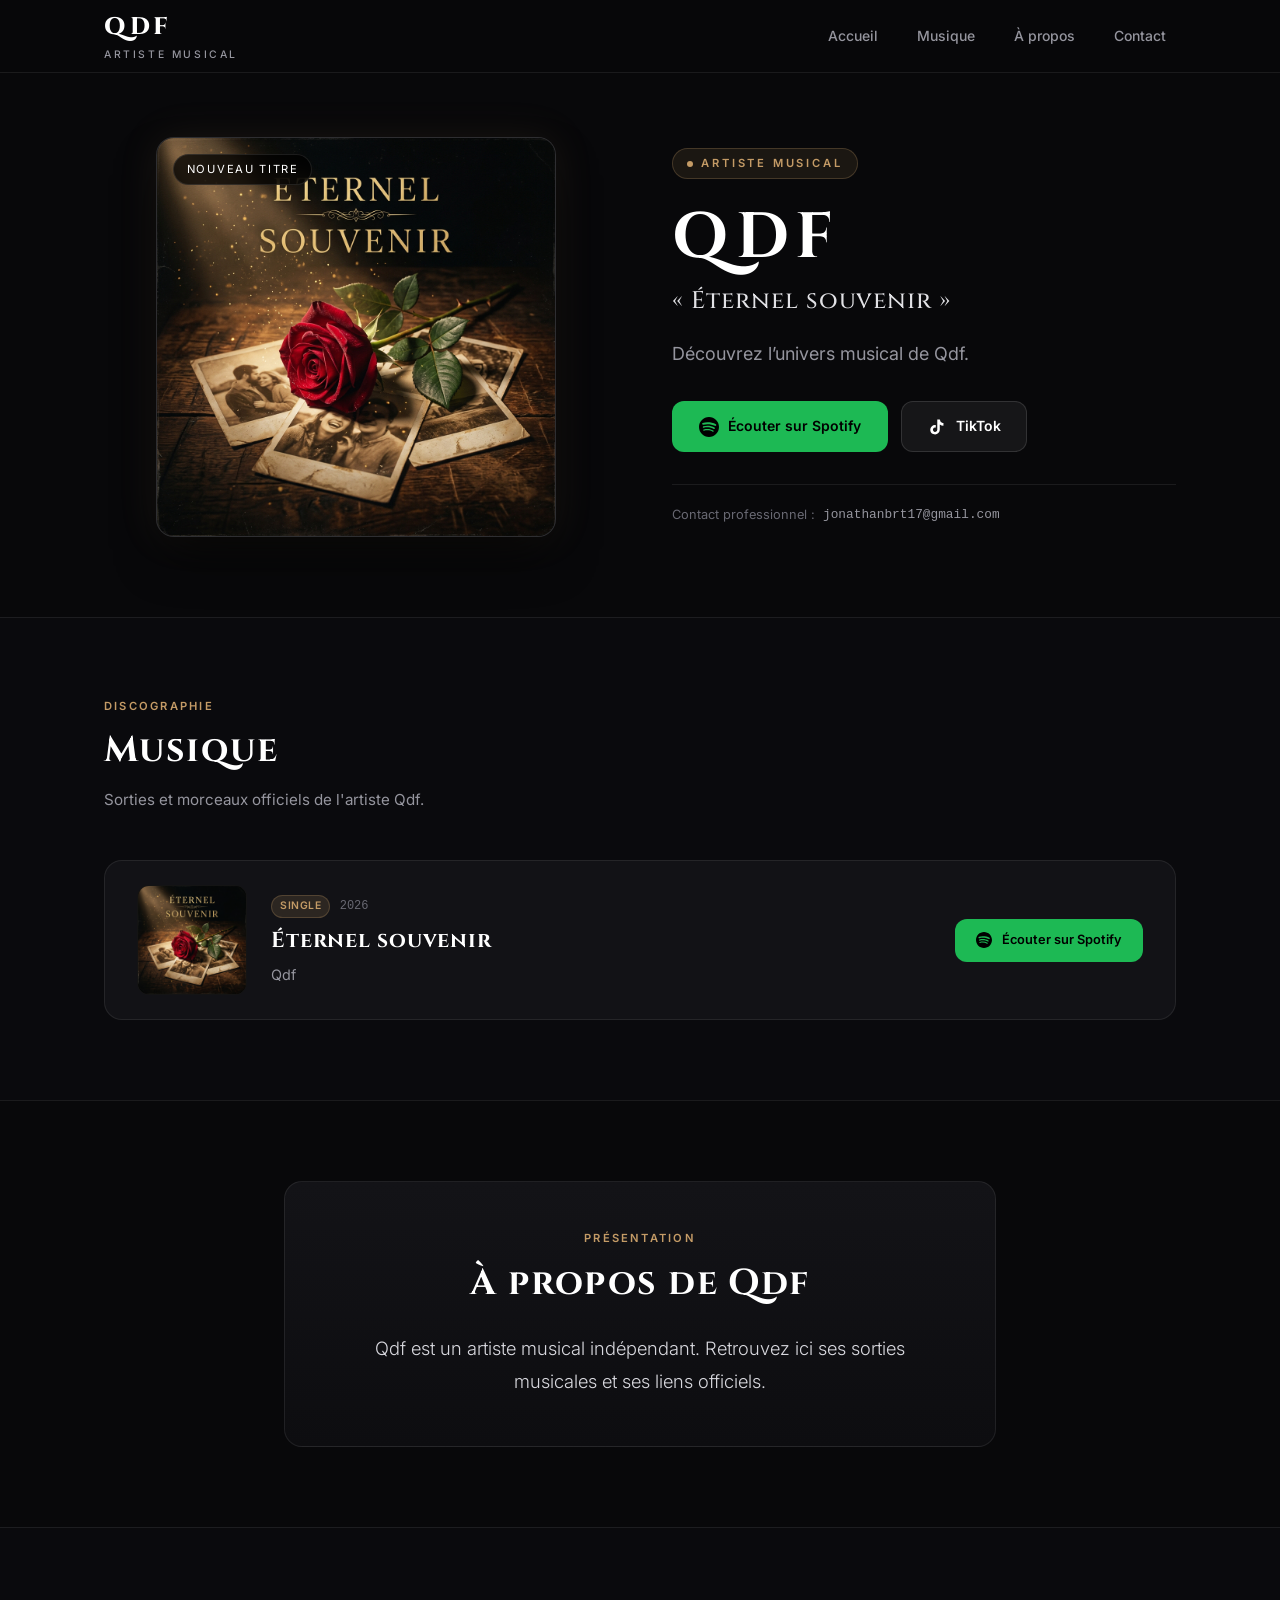
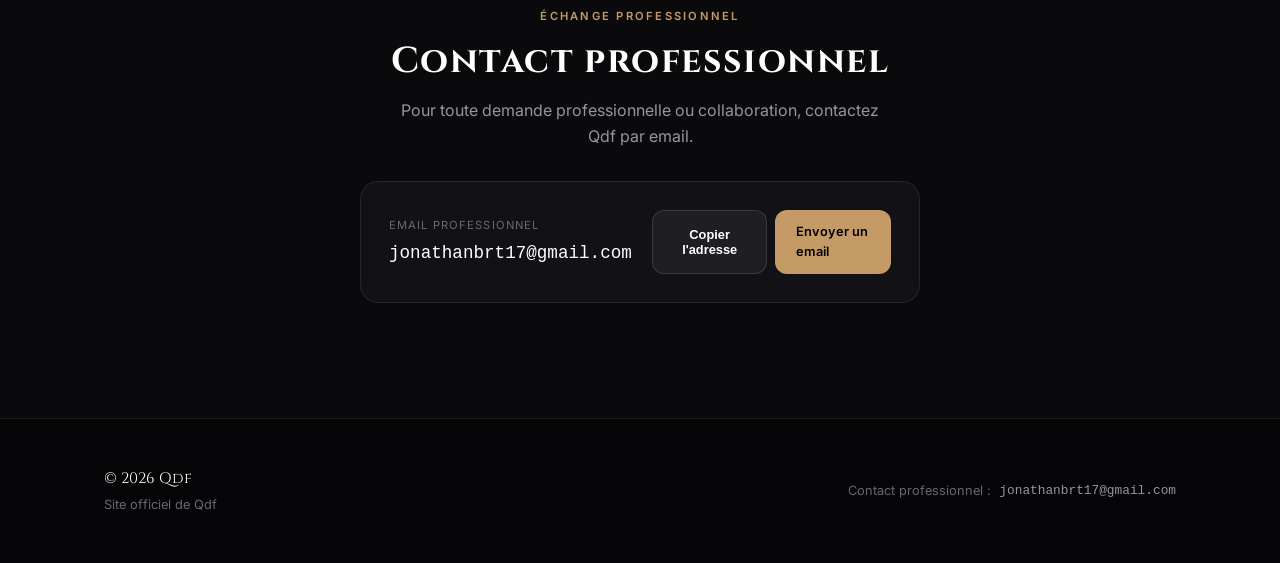
<file: standalone/index.html>
<!DOCTYPE html>
<html lang="fr">
<head>
  <meta charset="UTF-8">
  <meta name="viewport" content="width=device-width, initial-scale=1.0">
  <title>Qdf — Artiste musical officiel</title>
  <meta name="description" content="Site officiel de Qdf, artiste musical. Découvrez Éternel souvenir et retrouvez les liens officiels de l’artiste.">
  <meta name="robots" content="index, follow">
  <meta name="author" content="Qdf">

  <!-- Open Graph / Réseaux Sociaux & Spotify -->
  <meta property="og:type" content="music.song">
  <meta property="og:title" content="Qdf — Artiste musical officiel">
  <meta property="og:description" content="Site officiel de Qdf, artiste musical. Découvrez Éternel souvenir et retrouvez les liens officiels de l’artiste.">
  <meta property="og:image" content="assets/cover.jpg">

  <!-- Twitter Card -->
  <meta name="twitter:card" content="summary_large_image">
  <meta name="twitter:title" content="Qdf — Artiste musical officiel">
  <meta name="twitter:description" content="Site officiel de Qdf, artiste musical. Découvrez Éternel souvenir et retrouvez les liens officiels de l’artiste.">
  <meta name="twitter:image" content="assets/cover.jpg">

  <link rel="icon" type="image/jpeg" href="assets/cover.jpg">

  <!-- Google Fonts -->
  <link rel="preconnect" href="https://fonts.googleapis.com">
  <link rel="preconnect" href="https://fonts.gstatic.com" crossorigin>
  <link href="https://fonts.googleapis.com/css2?family=Cinzel:wght@400;600;700;800&family=Inter:wght@300;400;500;600;700&display=swap" rel="stylesheet">

  <link rel="stylesheet" href="style.css">

  <!-- Données structurées Schema.org pour artistes musicaux -->
  <script type="application/ld+json">
  {
    "@context": "https://schema.org",
    "@graph": [
      {
        "@type": "MusicGroup",
        "name": "Qdf",
        "description": "Artiste musical indépendant.",
        "email": "jonathanbrt17@gmail.com",
        "image": "assets/cover.jpg",
        "track": {
          "@type": "MusicRecording",
          "name": "Éternel souvenir",
          "byArtist": {
            "@type": "MusicGroup",
            "name": "Qdf"
          },
          "image": "assets/cover.jpg"
        }
      }
    ]
  }
  </script>
</head>
<body>

  <!-- ==========================================
       1. EN-TÊTE / HEADER
       ========================================== -->
  <header class="site-header">
    <div class="container header-container">
      <a href="#accueil" class="brand-logo">
        <span class="brand-name">Qdf</span>
        <span class="brand-tag">Artiste musical</span>
      </a>

      <nav class="main-nav" aria-label="Navigation principale">
        <ul>
          <li><a href="#accueil">Accueil</a></li>
          <li><a href="#musique">Musique</a></li>
          <li><a href="#a-propos">À propos</a></li>
          <li><a href="#contact">Contact</a></li>
        </ul>
      </nav>
    </div>
  </header>

  <!-- ==========================================
       CORPS DE PAGE / MAIN
       ========================================== -->
  <main>

    <!-- ==========================================
         2. SECTION PRINCIPALE / HERO
         ========================================== -->
    <section id="accueil" class="hero-section">
      <div class="container hero-grid">
        
        <!-- Pochette du single -->
        <div class="hero-cover-wrapper">
          <div class="cover-card">
            <img 
              src="assets/cover.jpg" 
              alt="Pochette du titre Éternel souvenir de Qdf" 
              class="cover-image"
              loading="eager"
            >
            <div class="cover-badge">Nouveau titre</div>
          </div>
        </div>

        <!-- Informations officielles -->
        <div class="hero-content">
          <div class="artist-badge">
            <span class="badge-dot"></span>
            ARTISTE MUSICAL
          </div>

          <h1 class="artist-title">Qdf</h1>
          <h2 class="featured-track">« Éternel souvenir »</h2>

          <p class="hero-lead">
            Découvrez l’univers musical de Qdf.
          </p>

          <!-- Boutons plateformes -->
          <div class="action-buttons">
            <a 
              id="spotify-hero-btn" 
              href="#" 
              target="_blank" 
              rel="noopener noreferrer" 
              class="btn btn-spotify"
            >
              <svg class="icon" viewBox="0 0 24 24" width="20" height="20">
                <path fill="currentColor" d="M12 0C5.373 0 0 5.373 0 12s5.373 12 12 12 12-5.373 12-12S18.627 0 12 0zm5.494 17.308c-.215.352-.676.463-1.028.248-2.816-1.72-6.36-2.11-10.536-1.157-.402.092-.803-.16-.895-.562-.092-.403.16-.804.563-.896 4.572-1.045 8.492-.596 11.648 1.339.352.215.464.676.248 1.028zm1.467-3.262c-.27.44-.848.58-1.288.31-3.224-1.982-8.14-2.556-11.954-1.398-.496.15-1.024-.136-1.175-.632-.15-.496.136-1.024.632-1.175 4.364-1.325 9.784-.683 13.475 1.587.44.27.58.848.31 1.288zm.126-3.41c-3.864-2.294-10.239-2.506-13.916-1.39-.594.18-1.226-.156-1.406-.75-.18-.594.156-1.226.75-1.406 4.225-1.283 11.272-1.037 15.688 1.586.536.318.712 1.012.394 1.548-.318.536-1.012.712-1.548.394z"/>
              </svg>
              <span>Écouter sur Spotify</span>
            </a>

            <a 
              id="tiktok-hero-btn" 
              href="#" 
              target="_blank" 
              rel="noopener noreferrer" 
              class="btn btn-secondary"
            >
              <svg class="icon" viewBox="0 0 24 24" width="18" height="18">
                <path fill="currentColor" d="M19.59 6.69a4.83 4.83 0 0 1-3.77-4.25V2h-3.45v13.67a2.89 2.89 0 0 1-5.2 1.74 2.89 2.89 0 0 1 2.31-4.64c.298-.002.595.042.88.13V9.4a6.33 6.33 0 0 0-1-.08A6.34 6.34 0 0 0 3 15.66a6.34 6.34 0 0 0 10.82 4.46 6.27 6.27 0 0 0 1.88-4.46V8.6a8.28 8.28 0 0 0 4.89 1.59V6.69z"/>
              </svg>
              <span>TikTok</span>
            </a>
          </div>

          <div class="hero-contact-mention">
            <span>Contact professionnel :</span>
            <a href="mailto:jonathanbrt17@gmail.com">jonathanbrt17@gmail.com</a>
          </div>
        </div>

      </div>
    </section>

    <!-- ==========================================
         3. SECTION MUSIQUE
         ========================================== -->
    <section id="musique" class="section section-dark">
      <div class="container">
        
        <div class="section-header">
          <span class="section-tag">Discographie</span>
          <h2 class="section-title">Musique</h2>
          <p class="section-desc">Sorties et morceaux officiels de l'artiste Qdf.</p>
        </div>

        <div class="music-list">
          <!-- Morceau 1 : Éternel souvenir -->
          <article class="track-card">
            <div class="track-cover">
              <img 
                src="assets/cover.jpg" 
                alt="Pochette du titre Éternel souvenir de Qdf"
                loading="lazy"
              >
            </div>
            
            <div class="track-info">
              <div class="track-meta">
                <span class="track-badge">Single</span>
                <span class="track-year">2026</span>
              </div>
              <h3 class="track-title">Éternel souvenir</h3>
              <p class="track-artist">Qdf</p>
            </div>

            <div class="track-action">
              <a 
                id="spotify-track-btn" 
                href="#" 
                target="_blank" 
                rel="noopener noreferrer" 
                class="btn btn-spotify btn-sm"
              >
                <svg class="icon" viewBox="0 0 24 24" width="16" height="16">
                  <path fill="currentColor" d="M12 0C5.373 0 0 5.373 0 12s5.373 12 12 12 12-5.373 12-12S18.627 0 12 0zm5.494 17.308c-.215.352-.676.463-1.028.248-2.816-1.72-6.36-2.11-10.536-1.157-.402.092-.803-.16-.895-.562-.092-.403.16-.804.563-.896 4.572-1.045 8.492-.596 11.648 1.339.352.215.464.676.248 1.028zm1.467-3.262c-.27.44-.848.58-1.288.31-3.224-1.982-8.14-2.556-11.954-1.398-.496.15-1.024-.136-1.175-.632-.15-.496.136-1.024.632-1.175 4.364-1.325 9.784-.683 13.475 1.587.44.27.58.848.31 1.288zm.126-3.41c-3.864-2.294-10.239-2.506-13.916-1.39-.594.18-1.226-.156-1.406-.75-.18-.594.156-1.226.75-1.406 4.225-1.283 11.272-1.037 15.688 1.586.536.318.712 1.012.394 1.548-.318.536-1.012.712-1.548.394z"/>
                </svg>
                <span>Écouter sur Spotify</span>
              </a>
            </div>
          </article>
        </div>

      </div>
    </section>

    <!-- ==========================================
         4. SECTION À PROPOS
         ========================================== -->
    <section id="a-propos" class="section">
      <div class="container container-narrow">
        <div class="about-card">
          <span class="section-tag">Présentation</span>
          <h2 class="section-title">À propos de Qdf</h2>
          <p class="about-text">
            Qdf est un artiste musical indépendant. Retrouvez ici ses sorties musicales et ses liens officiels.
          </p>
        </div>
      </div>
    </section>

    <!-- ==========================================
         5. SECTION CONTACT PROFESSIONNEL
         ========================================== -->
    <section id="contact" class="section section-dark">
      <div class="container container-narrow text-center">
        
        <span class="section-tag">Échange professionnel</span>
        <h2 class="section-title">Contact professionnel</h2>
        
        <p class="contact-lead">
          Pour toute demande professionnelle ou collaboration, contactez Qdf par email.
        </p>

        <div class="contact-box">
          <div class="contact-email-wrapper">
            <span class="contact-label">Email professionnel</span>
            <a href="mailto:jonathanbrt17@gmail.com" class="contact-email">
              jonathanbrt17@gmail.com
            </a>
          </div>

          <div class="contact-actions">
            <button id="copy-email-btn" class="btn btn-secondary btn-sm" type="button">
              Copier l'adresse
            </button>
            <a href="mailto:jonathanbrt17@gmail.com" class="btn btn-primary btn-sm">
              Envoyer un email
            </a>
          </div>
        </div>

        <p id="copy-feedback" class="copy-feedback" aria-live="polite"></p>

      </div>
    </section>

  </main>

  <!-- ==========================================
       6. PIED DE PAGE / FOOTER
       ========================================== -->
  <footer class="site-footer">
    <div class="container footer-container">
      
      <div class="footer-brand">
        <p class="footer-copyright">© 2026 Qdf</p>
        <p class="footer-tagline">Site officiel de Qdf</p>
      </div>

      <div class="footer-contact">
        <span>Contact professionnel :</span>
        <a href="mailto:jonathanbrt17@gmail.com">jonathanbrt17@gmail.com</a>
      </div>

    </div>
  </footer>

  <script src="script.js"></script>
</body>
</html>
</file>
<file: standalone/style.css>
/* ==========================================================================
   STYLE OFFICIEL - QDF (Artiste musical)
   ========================================================================== */

:root {
  --bg-main: #08080a;
  --bg-card: #121216;
  --bg-card-alt: #16161c;
  --bg-border: rgba(255, 255, 255, 0.08);
  --bg-border-hover: rgba(255, 255, 255, 0.18);
  
  --text-main: #f2f2f3;
  --text-muted: #95959e;
  --text-dim: #686872;
  
  --color-gold: #c49b66;
  --color-gold-hover: #d8af7a;
  --color-spotify: #1db954;
  --color-spotify-hover: #1ed760;

  --font-serif: 'Cinzel', Georgia, serif;
  --font-sans: 'Inter', -apple-system, BlinkMacSystemFont, 'Segoe UI', Roboto, sans-serif;
  
  --radius-sm: 8px;
  --radius-md: 12px;
  --radius-lg: 18px;
  --radius-full: 9999px;
  
  --container-max: 1120px;
  --container-narrow: 760px;
}

/* Base reset */
*, *::before, *::after {
  box-sizing: border-box;
  margin: 0;
  padding: 0;
}

html {
  scroll-behavior: smooth;
  font-size: 16px;
  background-color: var(--bg-main);
  color: var(--text-main);
}

body {
  font-family: var(--font-sans);
  background-color: var(--bg-main);
  color: var(--text-main);
  line-height: 1.6;
  min-height: 100vh;
  display: flex;
  flex-direction: column;
  overflow-x: hidden;
  -webkit-font-smoothing: antialiased;
}

/* Accessibility & typography */
h1, h2, h3 {
  font-family: var(--font-serif);
  letter-spacing: 0.04em;
  font-weight: 700;
  color: #ffffff;
}

a {
  color: inherit;
  text-decoration: none;
  transition: color 0.2s ease;
}

a:focus-visible, button:focus-visible {
  outline: 2px solid var(--color-gold);
  outline-offset: 3px;
}

img {
  max-width: 100%;
  height: auto;
  display: block;
}

/* Layout */
.container {
  width: 100%;
  max-width: var(--container-max);
  margin: 0 auto;
  padding: 0 1.5rem;
}

.container-narrow {
  max-width: var(--container-narrow);
}

.text-center {
  text-align: center;
}

/* Header */
.site-header {
  position: sticky;
  top: 0;
  z-index: 100;
  background-color: rgba(8, 8, 10, 0.85);
  backdrop-filter: blur(12px);
  -webkit-backdrop-filter: blur(12px);
  border-bottom: 1px solid var(--bg-border);
}

.header-container {
  display: flex;
  justify-content: space-between;
  align-items: center;
  height: 4.5rem;
}

.brand-logo {
  display: flex;
  flex-direction: column;
}

.brand-name {
  font-family: var(--font-serif);
  font-size: 1.5rem;
  font-weight: 800;
  letter-spacing: 0.15em;
  text-transform: uppercase;
  color: #ffffff;
}

.brand-tag {
  font-size: 0.65rem;
  letter-spacing: 0.25em;
  text-transform: uppercase;
  color: var(--text-muted);
  font-weight: 500;
}

.main-nav ul {
  display: flex;
  list-style: none;
  gap: 1.25rem;
}

.main-nav a {
  font-size: 0.875rem;
  color: var(--text-muted);
  font-weight: 500;
  padding: 0.4rem 0.6rem;
  border-radius: var(--radius-sm);
}

.main-nav a:hover {
  color: #ffffff;
  background-color: rgba(255, 255, 255, 0.04);
}

/* Hero Section */
.hero-section {
  padding: 4rem 0 5rem;
  position: relative;
}

.hero-grid {
  display: grid;
  grid-template-columns: 1fr;
  gap: 2.5rem;
  align-items: center;
}

@media (min-width: 900px) {
  .hero-grid {
    grid-template-columns: 1fr 1fr;
    gap: 4rem;
  }
}

.hero-cover-wrapper {
  display: flex;
  justify-content: center;
}

.cover-card {
  position: relative;
  width: 100%;
  max-width: 400px;
  aspect-ratio: 1 / 1;
  border-radius: var(--radius-lg);
  overflow: hidden;
  box-shadow: 0 25px 50px -12px rgba(0, 0, 0, 0.7), 0 0 40px rgba(196, 155, 102, 0.1);
  border: 1px solid rgba(255, 255, 255, 0.12);
  background-color: #111114;
}

.cover-image {
  width: 100%;
  height: 100%;
  object-fit: cover;
  transition: transform 0.6s ease;
}

.cover-card:hover .cover-image {
  transform: scale(1.02);
}

.cover-badge {
  position: absolute;
  top: 1rem;
  left: 1rem;
  background-color: rgba(0, 0, 0, 0.75);
  backdrop-filter: blur(8px);
  border: 1px solid rgba(255, 255, 255, 0.1);
  color: #ffffff;
  font-size: 0.7rem;
  text-transform: uppercase;
  letter-spacing: 0.15em;
  padding: 0.35rem 0.8rem;
  border-radius: var(--radius-full);
}

.hero-content {
  text-align: center;
}

@media (min-width: 900px) {
  .hero-content {
    text-align: left;
  }
}

.artist-badge {
  display: inline-flex;
  align-items: center;
  gap: 0.5rem;
  font-size: 0.7rem;
  letter-spacing: 0.25em;
  font-weight: 600;
  text-transform: uppercase;
  color: var(--color-gold);
  background: rgba(196, 155, 102, 0.1);
  border: 1px solid rgba(196, 155, 102, 0.25);
  padding: 0.35rem 0.9rem;
  border-radius: var(--radius-full);
  margin-bottom: 1.5rem;
}

.badge-dot {
  width: 6px;
  height: 6px;
  border-radius: 50%;
  background-color: var(--color-gold);
}

.artist-title {
  font-size: 3rem;
  letter-spacing: 0.12em;
  line-height: 1.1;
  margin-bottom: 0.5rem;
  text-transform: uppercase;
}

@media (min-width: 768px) {
  .artist-title {
    font-size: 4rem;
  }
}

.featured-track {
  font-size: 1.5rem;
  color: #e2e2e6;
  font-weight: 500;
  margin-bottom: 1.25rem;
}

.hero-lead {
  color: var(--text-muted);
  font-size: 1.125rem;
  margin-bottom: 2rem;
  max-width: 480px;
}

@media (max-width: 899px) {
  .hero-lead {
    margin-left: auto;
    margin-right: auto;
  }
}

.action-buttons {
  display: flex;
  flex-direction: column;
  gap: 0.85rem;
  margin-bottom: 2rem;
}

@media (min-width: 500px) {
  .action-buttons {
    flex-direction: row;
    justify-content: center;
  }
  @media (min-width: 900px) {
    .action-buttons {
      justify-content: flex-start;
    }
  }
}

/* Buttons */
.btn {
  display: inline-flex;
  align-items: center;
  justify-content: center;
  gap: 0.6rem;
  padding: 0.85rem 1.6rem;
  font-size: 0.875rem;
  font-weight: 600;
  border-radius: var(--radius-md);
  cursor: pointer;
  border: 1px solid transparent;
  transition: all 0.2s ease;
  min-height: 48px;
}

.btn-sm {
  padding: 0.65rem 1.25rem;
  font-size: 0.8rem;
  min-height: 40px;
}

.btn-spotify {
  background-color: var(--color-spotify);
  color: #000000;
}

.btn-spotify:hover {
  background-color: var(--color-spotify-hover);
  transform: translateY(-1px);
}

.btn-secondary {
  background-color: rgba(255, 255, 255, 0.06);
  color: #ffffff;
  border-color: rgba(255, 255, 255, 0.12);
}

.btn-secondary:hover {
  background-color: rgba(255, 255, 255, 0.12);
  border-color: rgba(255, 255, 255, 0.2);
}

.btn-primary {
  background-color: var(--color-gold);
  color: #000000;
}

.btn-primary:hover {
  background-color: var(--color-gold-hover);
}

.hero-contact-mention {
  font-size: 0.8rem;
  color: var(--text-dim);
  border-top: 1px solid var(--bg-border);
  padding-top: 1.25rem;
  display: flex;
  align-items: center;
  gap: 0.5rem;
}

@media (max-width: 899px) {
  .hero-contact-mention {
    justify-content: center;
  }
}

.hero-contact-mention a {
  color: var(--text-muted);
  font-family: monospace;
}

.hero-contact-mention a:hover {
  color: var(--color-gold);
}

/* Sections */
.section {
  padding: 5rem 0;
  border-top: 1px solid var(--bg-border);
}

.section-dark {
  background-color: rgba(12, 12, 15, 0.6);
}

.section-header {
  margin-bottom: 3rem;
}

.section-tag {
  font-size: 0.7rem;
  letter-spacing: 0.2em;
  text-transform: uppercase;
  color: var(--color-gold);
  font-weight: 600;
  display: block;
  margin-bottom: 0.4rem;
}

.section-title {
  font-size: 2.25rem;
  margin-bottom: 0.5rem;
}

.section-desc {
  color: var(--text-muted);
  font-size: 0.95rem;
}

/* Musique section */
.music-list {
  display: flex;
  flex-direction: column;
  gap: 1.5rem;
}

.track-card {
  background-color: var(--bg-card);
  border: 1px solid var(--bg-border);
  border-radius: var(--radius-lg);
  padding: 1.25rem;
  display: flex;
  flex-direction: column;
  align-items: center;
  gap: 1.5rem;
  transition: border-color 0.2s ease, transform 0.2s ease;
}

@media (min-width: 640px) {
  .track-card {
    flex-direction: row;
    padding: 1.5rem 2rem;
  }
}

.track-card:hover {
  border-color: var(--bg-border-hover);
}

.track-cover {
  width: 110px;
  height: 110px;
  border-radius: var(--radius-md);
  overflow: hidden;
  flex-shrink: 0;
  background-color: #000000;
  border: 1px solid rgba(255, 255, 255, 0.08);
}

.track-cover img {
  width: 100%;
  height: 100%;
  object-fit: cover;
}

.track-info {
  flex: 1;
  text-align: center;
}

@media (min-width: 640px) {
  .track-info {
    text-align: left;
  }
}

.track-meta {
  display: flex;
  align-items: center;
  gap: 0.6rem;
  margin-bottom: 0.4rem;
  justify-content: center;
}

@media (min-width: 640px) {
  .track-meta {
    justify-content: flex-start;
  }
}

.track-badge {
  font-size: 0.65rem;
  font-weight: 600;
  text-transform: uppercase;
  letter-spacing: 0.05em;
  background: rgba(196, 155, 102, 0.15);
  color: var(--color-gold);
  border: 1px solid rgba(196, 155, 102, 0.25);
  padding: 0.15rem 0.5rem;
  border-radius: var(--radius-full);
}

.track-year {
  font-size: 0.75rem;
  color: var(--text-dim);
  font-family: monospace;
}

.track-title {
  font-size: 1.35rem;
  margin-bottom: 0.25rem;
}

.track-artist {
  color: var(--text-muted);
  font-size: 0.9rem;
}

.track-action {
  flex-shrink: 0;
  width: 100%;
}

@media (min-width: 640px) {
  .track-action {
    width: auto;
  }
}

/* À propos */
.about-card {
  background: linear-gradient(180deg, #131317 0%, #0d0d10 100%);
  border: 1px solid var(--bg-border);
  border-radius: var(--radius-lg);
  padding: 3rem 2rem;
  text-align: center;
}

.about-text {
  font-size: 1.15rem;
  color: #d8d8de;
  max-width: 600px;
  margin: 1.25rem auto 0;
  line-height: 1.8;
  font-weight: 300;
}

/* Contact */
.contact-lead {
  color: var(--text-muted);
  font-size: 1rem;
  margin-bottom: 2rem;
  max-width: 500px;
  margin-left: auto;
  margin-right: auto;
}

.contact-box {
  background-color: var(--bg-card);
  border: 1px solid var(--bg-border);
  border-radius: var(--radius-lg);
  padding: 1.75rem;
  display: flex;
  flex-direction: column;
  gap: 1.25rem;
  align-items: center;
  max-width: 560px;
  margin: 0 auto;
}

@media (min-width: 640px) {
  .contact-box {
    flex-direction: row;
    justify-content: space-between;
    text-align: left;
  }
}

.contact-label {
  display: block;
  font-size: 0.7rem;
  text-transform: uppercase;
  letter-spacing: 0.1em;
  color: var(--text-dim);
  margin-bottom: 0.25rem;
}

.contact-email {
  font-size: 1.1rem;
  font-family: monospace;
  color: #ffffff;
}

.contact-email:hover {
  color: var(--color-gold);
}

.contact-actions {
  display: flex;
  gap: 0.5rem;
  width: 100%;
}

@media (min-width: 640px) {
  .contact-actions {
    width: auto;
  }
}

.contact-actions .btn {
  flex: 1;
}

.copy-feedback {
  margin-top: 1rem;
  font-size: 0.8rem;
  color: #34d399;
  min-height: 1.2rem;
}

/* Footer */
.site-footer {
  border-top: 1px solid var(--bg-border);
  background-color: #050507;
  padding: 3rem 0;
  margin-top: auto;
  font-size: 0.8rem;
  color: var(--text-dim);
}

.footer-container {
  display: flex;
  flex-direction: column;
  align-items: center;
  gap: 1.5rem;
  text-align: center;
}

@media (min-width: 640px) {
  .footer-container {
    flex-direction: row;
    justify-content: space-between;
    text-align: left;
  }
}

.footer-copyright {
  font-family: var(--font-serif);
  color: #ffffff;
  font-size: 0.95rem;
  margin-bottom: 0.2rem;
}

.footer-contact {
  display: flex;
  gap: 0.5rem;
  flex-wrap: wrap;
  justify-content: center;
}

.footer-contact a {
  color: var(--text-muted);
  font-family: monospace;
}

.footer-contact a:hover {
  color: var(--color-gold);
}

/* Reduced motion */
@media (prefers-reduced-motion: reduce) {
  *, *::before, *::after {
    animation-duration: 0.01ms !important;
    transition-duration: 0.01ms !important;
    scroll-behavior: auto !important;
  }
}
</file>
